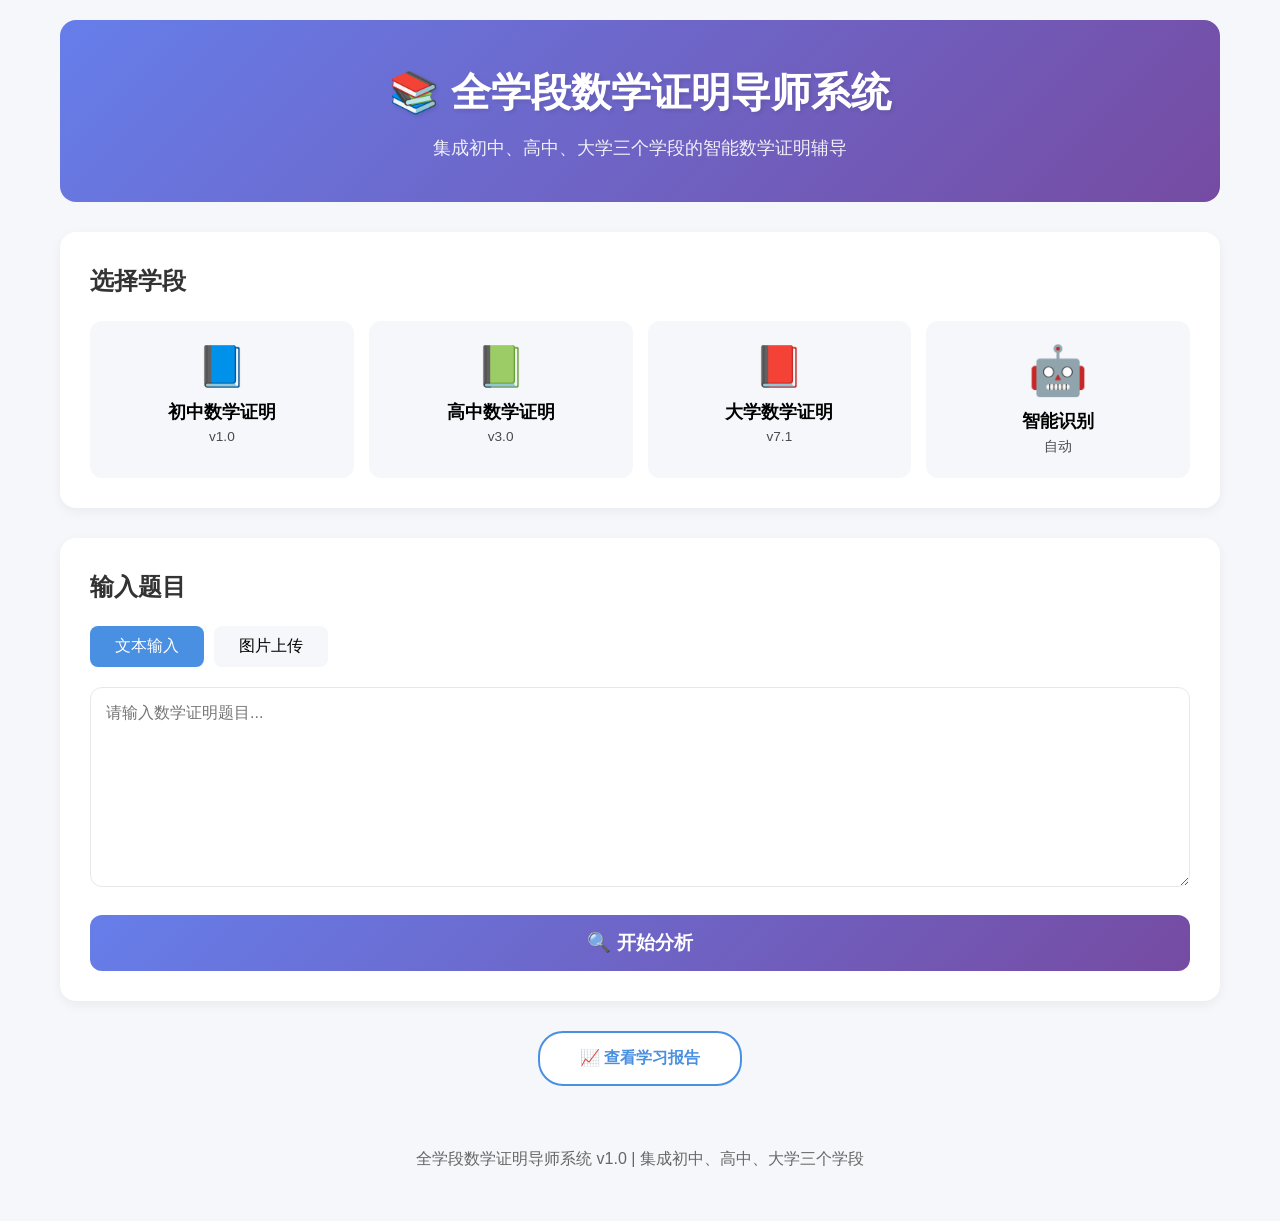
<file: frontend/index.html>
<!DOCTYPE html>
<html lang="zh-CN">
<head>
    <meta charset="UTF-8">
    <meta name="viewport" content="width=device-width, initial-scale=1.0">
    <title>全学段数学证明导师系统</title>
    <link rel="stylesheet" href="styles.css">
</head>
<body>
    <div class="container">
        <!-- 头部 -->
        <header class="header">
            <h1>📚 全学段数学证明导师系统</h1>
            <p class="subtitle">集成初中、高中、大学三个学段的智能数学证明辅导</p>
        </header>

        <!-- 学段选择 -->
        <section class="level-selector">
            <h2>选择学段</h2>
            <div class="level-buttons">
                <button class="level-btn" data-level="junior_high">
                    <span class="level-icon">📘</span>
                    <span class="level-name">初中数学证明</span>
                    <span class="level-version">v1.0</span>
                </button>
                <button class="level-btn" data-level="senior_high">
                    <span class="level-icon">📗</span>
                    <span class="level-name">高中数学证明</span>
                    <span class="level-version">v3.0</span>
                </button>
                <button class="level-btn" data-level="university">
                    <span class="level-icon">📕</span>
                    <span class="level-name">大学数学证明</span>
                    <span class="level-version">v7.1</span>
                </button>
                <button class="level-btn auto-detect" data-level="auto">
                    <span class="level-icon">🤖</span>
                    <span class="level-name">智能识别</span>
                    <span class="level-version">自动</span>
                </button>
            </div>
        </section>

        <!-- 输入区域 -->
        <section class="input-section">
            <h2>输入题目</h2>
            <div class="input-tabs">
                <button class="tab-btn active" data-tab="text">文本输入</button>
                <button class="tab-btn" data-tab="image">图片上传</button>
            </div>
            
            <!-- 文本输入 -->
            <div class="tab-content active" id="text-input">
                <textarea id="problem-text" placeholder="请输入数学证明题目..."></textarea>
            </div>
            
            <!-- 图片上传 -->
            <div class="tab-content" id="image-input">
                <div class="upload-area" id="upload-area">
                    <input type="file" id="file-input" accept="image/*" hidden>
                    <div class="upload-placeholder">
                        <span class="upload-icon">📷</span>
                        <p>点击上传证明题图片</p>
                        <p class="upload-hint">支持 PNG、JPG、GIF 格式</p>
                    </div>
                    <div class="preview-area" id="preview-area" style="display: none;">
                        <img id="preview-image" alt="预览">
                        <button class="remove-btn" id="remove-btn">×</button>
                    </div>
                </div>
            </div>
            
            <button class="analyze-btn" id="analyze-btn">
                <span>🔍</span> 开始分析
            </button>
        </section>

        <!-- 加载状态 -->
        <div class="loading" id="loading" style="display: none;">
            <div class="spinner"></div>
            <p>正在分析题目...</p>
        </div>

        <!-- 结果展示 -->
        <section class="result-section" id="result-section" style="display: none;">
            <h2>📊 分析结果</h2>
            
            <!-- 学段标签 -->
            <div class="level-tag" id="level-tag">
                <span class="tag-icon">📘</span>
                <span class="tag-text">初中数学</span>
            </div>

            <!-- 识别置信度 -->
            <div class="confidence-bar">
                <span>识别置信度：</span>
                <div class="progress-bar">
                    <div class="progress-fill" id="confidence-fill"></div>
                </div>
                <span class="confidence-value" id="confidence-value">95%</span>
            </div>

            <!-- 分析内容 -->
            <div class="analysis-content" id="analysis-content">
                <!-- 动态内容 -->
            </div>

            <!-- 证明方法 -->
            <div class="proof-methods" id="proof-methods">
                <h3>📝 证明方法</h3>
                <div class="method-list" id="method-list">
                    <!-- 动态内容 -->
                </div>
            </div>

            <!-- 关键步骤 -->
            <div class="key-steps" id="key-steps">
                <h3>🔑 关键步骤</h3>
                <ol class="steps-list" id="steps-list">
                    <!-- 动态内容 -->
                </ol>
            </div>

            <!-- 评分标准 -->
            <div class="grading-criteria" id="grading-criteria">
                <h3>⭐ 评分标准</h3>
                <table class="criteria-table">
                    <thead>
                        <tr>
                            <th>评分项</th>
                            <th>分值</th>
                        </tr>
                    </thead>
                    <tbody id="criteria-body">
                        <!-- 动态内容 -->
                    </tbody>
                </table>
            </div>

            <!-- 常见错误 -->
            <div class="common-errors" id="common-errors">
                <h3>⚠️ 常见失分点</h3>
                <ul class="error-list" id="error-list">
                    <!-- 动态内容 -->
                </ul>
            </div>

            <!-- 解题提示 -->
            <div class="tips" id="tips">
                <h3>💡 解题提示</h3>
                <ul class="tips-list" id="tips-list">
                    <!-- 动态内容 -->
                </ul>
            </div>

            <!-- 推荐练习 -->
            <div class="recommendations" id="recommendations">
                <h3>📖 推荐练习</h3>
                <div class="problem-cards" id="problem-cards">
                    <!-- 动态内容 -->
                </div>
            </div>
        </section>

        <!-- 学习报告入口 -->
        <section class="report-section">
            <button class="report-btn" id="report-btn">
                <span>📈</span> 查看学习报告
            </button>
        </section>

        <!-- 学习报告弹窗 -->
        <div class="modal" id="report-modal">
            <div class="modal-content">
                <span class="close-btn" id="close-modal">&times;</span>
                <h2>📈 学习报告</h2>
                <div class="report-content" id="report-content">
                    <!-- 动态内容 -->
                </div>
            </div>
        </div>

        <!-- 页脚 -->
        <footer class="footer">
            <p>全学段数学证明导师系统 v1.0 | 集成初中、高中、大学三个学段</p>
        </footer>
    </div>

    <script src="script.js"></script>
</body>
</html>
</file>
<file: frontend/styles.css>
/* 全学段数学证明导师系统 - 样式表 */

:root {
    --primary-color: #4a90e2;
    --secondary-color: #5c9ce6;
    --success-color: #52c41a;
    --warning-color: #faad14;
    --error-color: #f5222d;
    --text-primary: #333;
    --text-secondary: #666;
    --bg-color: #f5f7fa;
    --card-bg: #fff;
    --border-color: #e8e8e8;
    
    /* 学段颜色 */
    --junior-color: #1890ff;
    --senior-color: #52c41a;
    --university-color: #722ed1;
}

* {
    margin: 0;
    padding: 0;
    box-sizing: border-box;
}

body {
    font-family: -apple-system, BlinkMacSystemFont, 'Segoe UI', Roboto, 'Helvetica Neue', Arial, sans-serif;
    background: var(--bg-color);
    color: var(--text-primary);
    line-height: 1.6;
}

.container {
    max-width: 1200px;
    margin: 0 auto;
    padding: 20px;
}

/* 头部 */
.header {
    text-align: center;
    padding: 40px 20px;
    background: linear-gradient(135deg, #667eea 0%, #764ba2 100%);
    color: white;
    border-radius: 16px;
    margin-bottom: 30px;
}

.header h1 {
    font-size: 2.5rem;
    margin-bottom: 10px;
    text-shadow: 2px 2px 4px rgba(0,0,0,0.1);
}

.subtitle {
    font-size: 1.1rem;
    opacity: 0.9;
}

/* 学段选择 */
.level-selector {
    background: var(--card-bg);
    padding: 30px;
    border-radius: 16px;
    margin-bottom: 30px;
    box-shadow: 0 4px 12px rgba(0,0,0,0.05);
}

.level-selector h2 {
    margin-bottom: 20px;
    color: var(--text-primary);
}

.level-buttons {
    display: grid;
    grid-template-columns: repeat(auto-fit, minmax(200px, 1fr));
    gap: 15px;
}

.level-btn {
    display: flex;
    flex-direction: column;
    align-items: center;
    padding: 20px;
    background: var(--bg-color);
    border: 2px solid transparent;
    border-radius: 12px;
    cursor: pointer;
    transition: all 0.3s ease;
}

.level-btn:hover {
    border-color: var(--primary-color);
    transform: translateY(-2px);
    box-shadow: 0 4px 12px rgba(74, 144, 226, 0.2);
}

.level-btn.active {
    border-color: var(--primary-color);
    background: linear-gradient(135deg, #667eea 0%, #764ba2 100%);
    color: white;
}

.level-icon {
    font-size: 2.5rem;
    margin-bottom: 10px;
}

.level-name {
    font-size: 1.1rem;
    font-weight: 600;
    margin-bottom: 5px;
}

.level-version {
    font-size: 0.85rem;
    opacity: 0.7;
}

.level-btn.auto-detect .level-icon {
    font-size: 3rem;
}

/* 输入区域 */
.input-section {
    background: var(--card-bg);
    padding: 30px;
    border-radius: 16px;
    margin-bottom: 30px;
    box-shadow: 0 4px 12px rgba(0,0,0,0.05);
}

.input-section h2 {
    margin-bottom: 20px;
}

.input-tabs {
    display: flex;
    gap: 10px;
    margin-bottom: 20px;
}

.tab-btn {
    padding: 10px 25px;
    background: var(--bg-color);
    border: none;
    border-radius: 8px;
    cursor: pointer;
    font-size: 1rem;
    transition: all 0.3s ease;
}

.tab-btn.active {
    background: var(--primary-color);
    color: white;
}

.tab-content {
    display: none;
}

.tab-content.active {
    display: block;
}

textarea {
    width: 100%;
    min-height: 200px;
    padding: 15px;
    border: 1px solid var(--border-color);
    border-radius: 12px;
    font-size: 1rem;
    font-family: inherit;
    resize: vertical;
    transition: border-color 0.3s ease;
}

textarea:focus {
    outline: none;
    border-color: var(--primary-color);
}

/* 上传区域 */
.upload-area {
    border: 2px dashed var(--border-color);
    border-radius: 12px;
    padding: 40px;
    text-align: center;
    cursor: pointer;
    transition: all 0.3s ease;
    position: relative;
}

.upload-area:hover {
    border-color: var(--primary-color);
    background: rgba(74, 144, 226, 0.05);
}

.upload-icon {
    font-size: 4rem;
    margin-bottom: 15px;
}

.upload-placeholder p {
    margin: 5px 0;
}

.upload-hint {
    font-size: 0.85rem;
    color: var(--text-secondary);
}

.preview-area {
    position: relative;
    display: inline-block;
}

#preview-image {
    max-width: 100%;
    max-height: 300px;
    border-radius: 8px;
}

.remove-btn {
    position: absolute;
    top: -10px;
    right: -10px;
    width: 30px;
    height: 30px;
    background: var(--error-color);
    color: white;
    border: none;
    border-radius: 50%;
    cursor: pointer;
    font-size: 1.2rem;
    display: flex;
    align-items: center;
    justify-content: center;
}

/* 分析按钮 */
.analyze-btn {
    width: 100%;
    padding: 15px;
    margin-top: 20px;
    background: linear-gradient(135deg, #667eea 0%, #764ba2 100%);
    color: white;
    border: none;
    border-radius: 12px;
    font-size: 1.2rem;
    font-weight: 600;
    cursor: pointer;
    transition: all 0.3s ease;
}

.analyze-btn:hover {
    transform: translateY(-2px);
    box-shadow: 0 6px 20px rgba(102, 126, 234, 0.4);
}

.analyze-btn:active {
    transform: translateY(0);
}

/* 加载状态 */
.loading {
    text-align: center;
    padding: 40px;
    background: var(--card-bg);
    border-radius: 16px;
    margin-bottom: 30px;
}

.spinner {
    width: 50px;
    height: 50px;
    border: 4px solid var(--bg-color);
    border-top-color: var(--primary-color);
    border-radius: 50%;
    animation: spin 1s linear infinite;
    margin: 0 auto 20px;
}

@keyframes spin {
    to { transform: rotate(360deg); }
}

/* 结果区域 */
.result-section {
    background: var(--card-bg);
    padding: 30px;
    border-radius: 16px;
    margin-bottom: 30px;
    box-shadow: 0 4px 12px rgba(0,0,0,0.05);
}

.level-tag {
    display: inline-flex;
    align-items: center;
    padding: 10px 20px;
    background: linear-gradient(135deg, #667eea 0%, #764ba2 100%);
    color: white;
    border-radius: 25px;
    margin-bottom: 20px;
}

.tag-icon {
    font-size: 1.5rem;
    margin-right: 10px;
}

.tag-text {
    font-size: 1.1rem;
    font-weight: 600;
}

/* 置信度条 */
.confidence-bar {
    display: flex;
    align-items: center;
    gap: 15px;
    margin-bottom: 30px;
    padding: 15px;
    background: var(--bg-color);
    border-radius: 10px;
}

.progress-bar {
    flex: 1;
    height: 12px;
    background: #e8e8e8;
    border-radius: 6px;
    overflow: hidden;
}

.progress-fill {
    height: 100%;
    background: linear-gradient(90deg, var(--success-color), #73d13d);
    border-radius: 6px;
    transition: width 0.5s ease;
}

.confidence-value {
    font-weight: 600;
    color: var(--success-color);
    min-width: 50px;
}

/* 分析内容 */
.analysis-content {
    margin-bottom: 30px;
}

.analysis-content h3 {
    margin-bottom: 15px;
    padding-bottom: 10px;
    border-bottom: 2px solid var(--border-color);
}

/* 证明方法 */
.proof-methods, .key-steps, .grading-criteria, .common-errors, .tips, .recommendations {
    margin-bottom: 30px;
    padding: 20px;
    background: var(--bg-color);
    border-radius: 12px;
}

.proof-methods h3, .key-steps h3, .grading-criteria h3, 
.common-errors h3, .tips h3, .recommendations h3 {
    margin-bottom: 15px;
}

.method-list, .tips-list, .error-list {
    list-style: none;
}

.method-list li, .tips-list li, .error-list li {
    padding: 10px 15px;
    margin-bottom: 8px;
    background: var(--card-bg);
    border-radius: 8px;
    border-left: 4px solid var(--primary-color);
}

.steps-list {
    list-style: none;
    counter-reset: step-counter;
}

.steps-list li {
    padding: 15px 15px 15px 50px;
    margin-bottom: 10px;
    background: var(--card-bg);
    border-radius: 8px;
    position: relative;
}

.steps-list li::before {
    counter-increment: step-counter;
    content: counter(step-counter);
    position: absolute;
    left: 15px;
    top: 15px;
    width: 25px;
    height: 25px;
    background: var(--primary-color);
    color: white;
    border-radius: 50%;
    display: flex;
    align-items: center;
    justify-content: center;
    font-weight: 600;
}

/* 评分表格 */
.criteria-table {
    width: 100%;
    border-collapse: collapse;
}

.criteria-table th, .criteria-table td {
    padding: 12px 15px;
    text-align: left;
    border-bottom: 1px solid var(--border-color);
}

.criteria-table th {
    background: var(--card-bg);
    font-weight: 600;
}

.criteria-table td:last-child {
    text-align: center;
    font-weight: 600;
    color: var(--primary-color);
}

/* 推荐练习卡片 */
.problem-cards {
    display: grid;
    grid-template-columns: repeat(auto-fit, minmax(280px, 1fr));
    gap: 15px;
}

.problem-card {
    padding: 20px;
    background: var(--card-bg);
    border-radius: 12px;
    border: 1px solid var(--border-color);
    cursor: pointer;
    transition: all 0.3s ease;
}

.problem-card:hover {
    border-color: var(--primary-color);
    box-shadow: 0 4px 12px rgba(74, 144, 226, 0.2);
}

.problem-card h4 {
    margin-bottom: 10px;
    color: var(--primary-color);
}

.problem-card p {
    font-size: 0.9rem;
    color: var(--text-secondary);
}

.difficulty-badge {
    display: inline-block;
    padding: 4px 10px;
    border-radius: 12px;
    font-size: 0.8rem;
    margin-top: 10px;
}

.difficulty-badge.easy {
    background: #d9f7be;
    color: #52c41a;
}

.difficulty-badge.medium {
    background: #ffe58f;
    color: #faad14;
}

.difficulty-badge.hard {
    background: #ffccc7;
    color: #f5222d;
}

/* 学习报告入口 */
.report-section {
    text-align: center;
    margin-bottom: 30px;
}

.report-btn {
    padding: 15px 40px;
    background: var(--card-bg);
    border: 2px solid var(--primary-color);
    color: var(--primary-color);
    border-radius: 25px;
    font-size: 1rem;
    font-weight: 600;
    cursor: pointer;
    transition: all 0.3s ease;
}

.report-btn:hover {
    background: var(--primary-color);
    color: white;
}

/* 弹窗 */
.modal {
    display: none;
    position: fixed;
    top: 0;
    left: 0;
    width: 100%;
    height: 100%;
    background: rgba(0,0,0,0.5);
    z-index: 1000;
    align-items: center;
    justify-content: center;
}

.modal.show {
    display: flex;
}

.modal-content {
    background: var(--card-bg);
    padding: 30px;
    border-radius: 16px;
    max-width: 800px;
    width: 90%;
    max-height: 80vh;
    overflow-y: auto;
    position: relative;
}

.close-btn {
    position: absolute;
    top: 15px;
    right: 15px;
    font-size: 1.5rem;
    cursor: pointer;
    color: var(--text-secondary);
}

.close-btn:hover {
    color: var(--text-primary);
}

/* 页脚 */
.footer {
    text-align: center;
    padding: 30px;
    color: var(--text-secondary);
}

/* 响应式 */
@media (max-width: 768px) {
    .header h1 {
        font-size: 1.8rem;
    }
    
    .level-buttons {
        grid-template-columns: repeat(2, 1fr);
    }
    
    .input-tabs {
        flex-direction: column;
    }
    
    .modal-content {
        padding: 20px;
    }
}

@media (max-width: 480px) {
    .level-buttons {
        grid-template-columns: 1fr;
    }
    
    .container {
        padding: 10px;
    }
}
</file>
